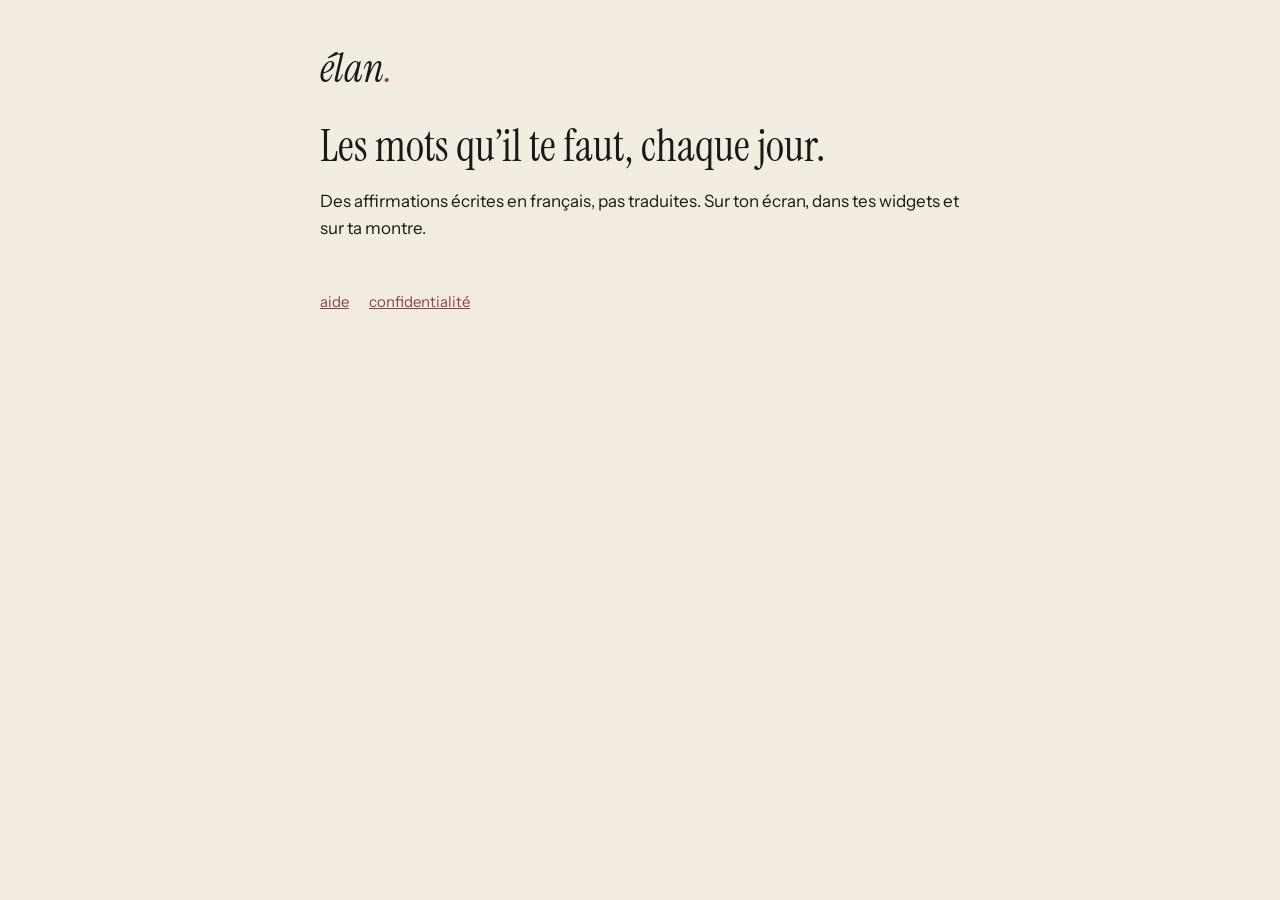
<file: index.html>
<!doctype html>
<html lang="fr">
<head>
<meta charset="utf-8">
<meta name="viewport" content="width=device-width, initial-scale=1">
<title>élan · les mots qu’il te faut, chaque jour</title>
<link rel="preconnect" href="https://fonts.googleapis.com">
<link href="https://fonts.googleapis.com/css2?family=Instrument+Sans:wght@400;600&family=Instrument+Serif:ital@0;1&display=swap" rel="stylesheet">
<link rel="stylesheet" href="style.css">
</head>
<body>
<main>
<a class="logo" href="./">élan<span>.</span></a>
<h1>Les mots qu’il te faut, chaque jour.</h1>
<p>Des affirmations écrites en français, pas traduites. Sur ton écran, dans tes widgets et sur ta montre.</p>
<nav><a href="support.html">aide</a><a href="confidentialite.html">confidentialité</a></nav>
</main>
</body>
</html>
</file>
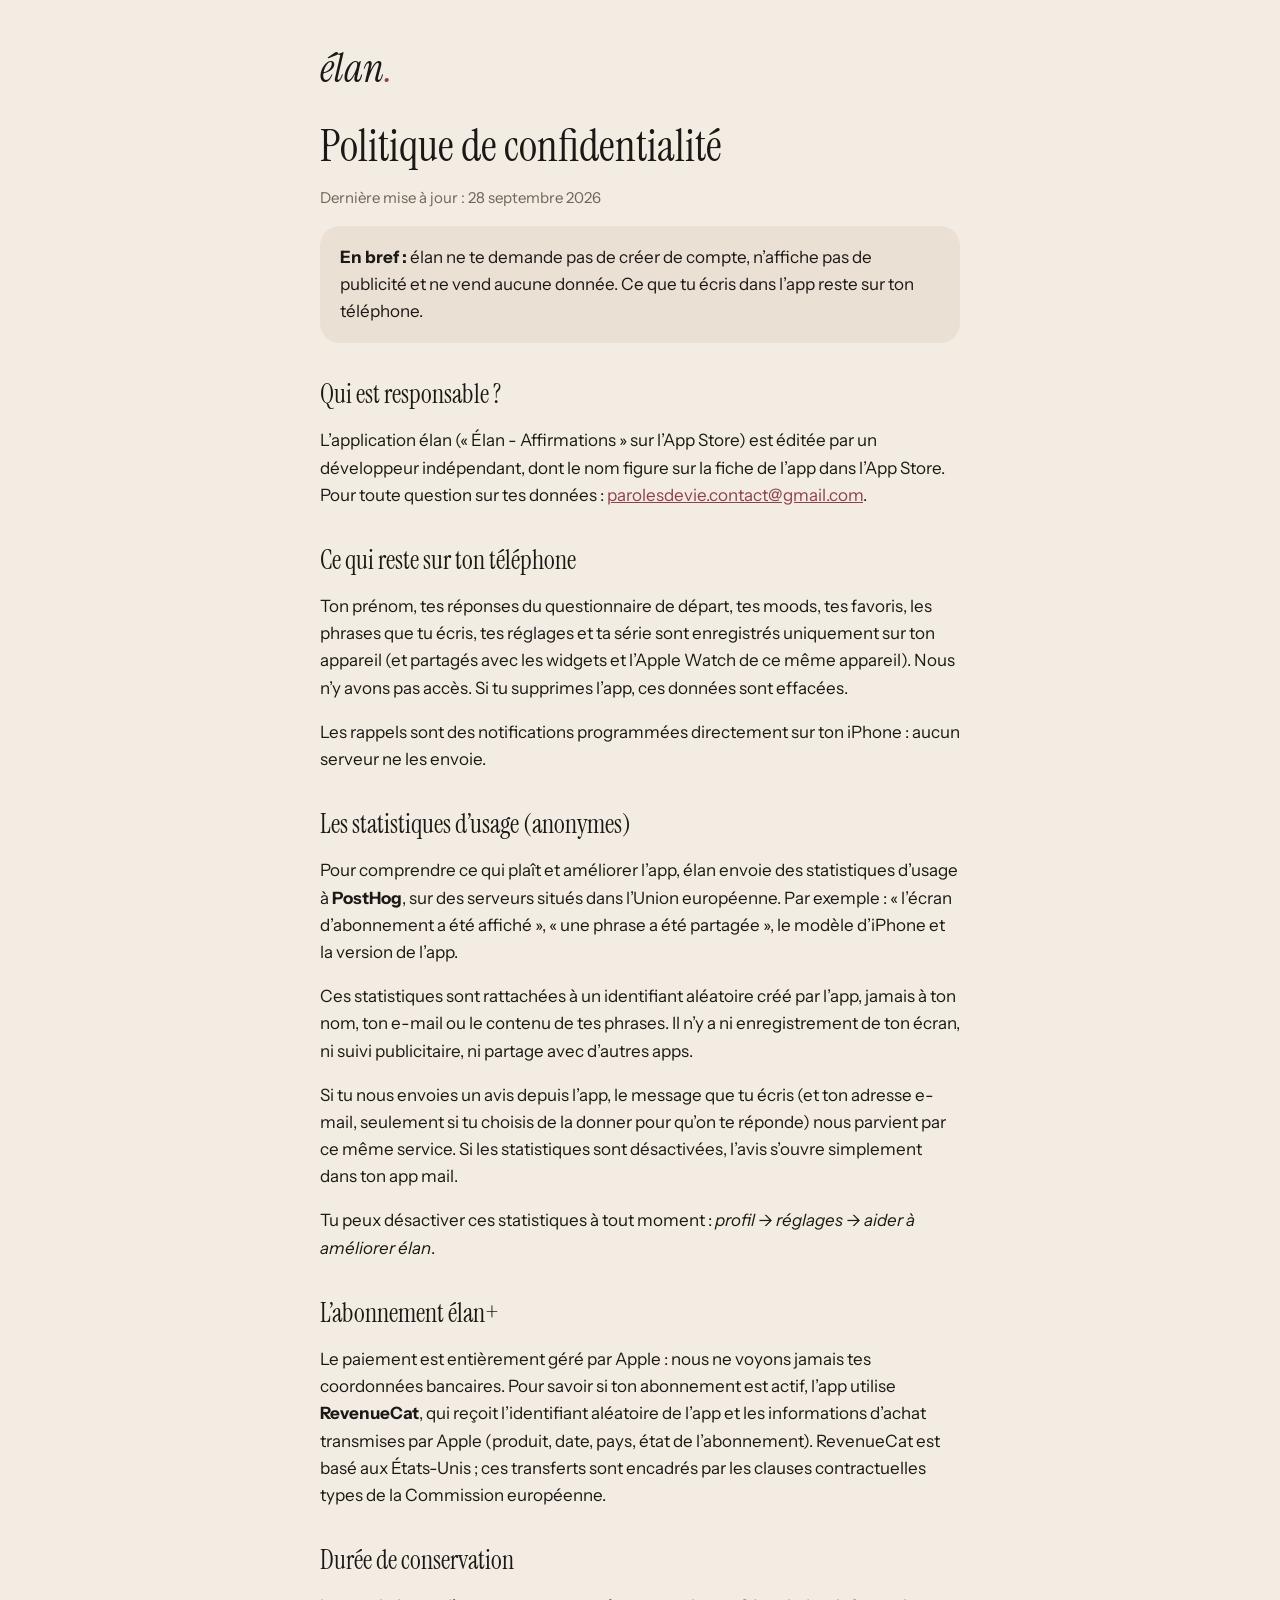
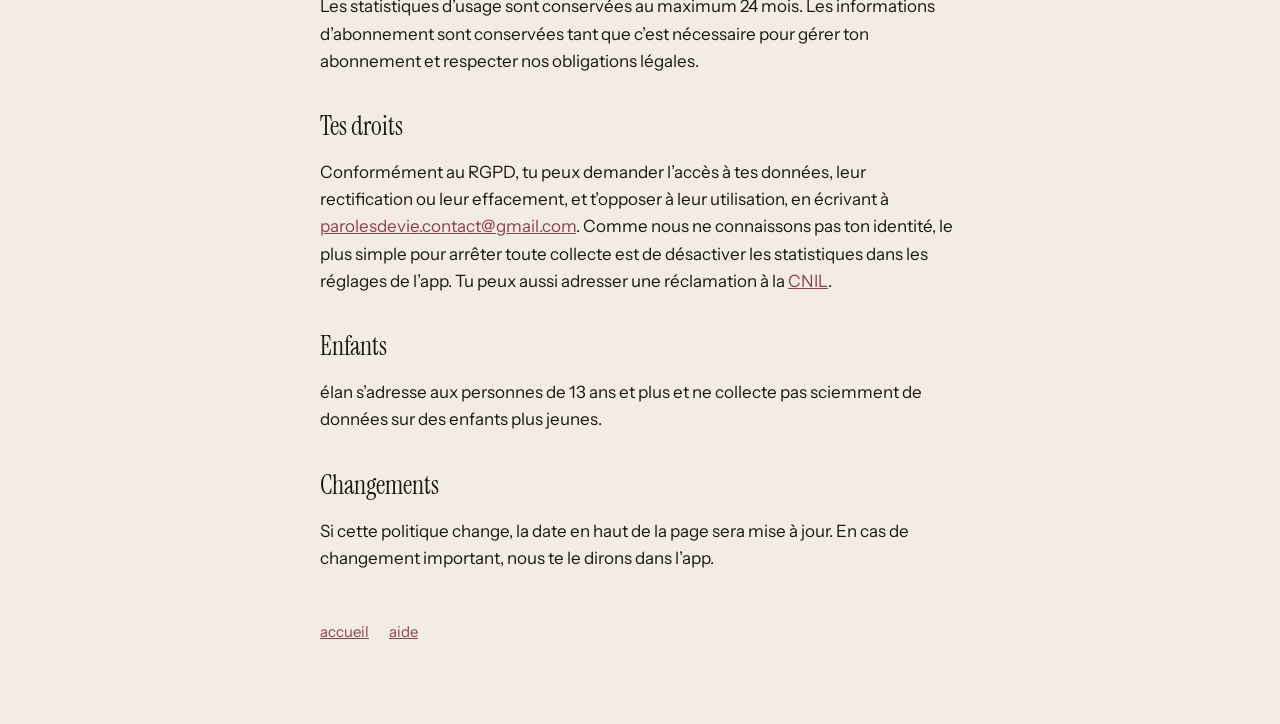
<file: confidentialite.html>
<!doctype html>
<html lang="fr">
<head>
<meta charset="utf-8">
<meta name="viewport" content="width=device-width, initial-scale=1">
<title>Confidentialité · élan</title>
<link rel="preconnect" href="https://fonts.googleapis.com">
<link href="https://fonts.googleapis.com/css2?family=Instrument+Sans:wght@400;600&family=Instrument+Serif:ital@0;1&display=swap" rel="stylesheet">
<link rel="stylesheet" href="style.css">
</head>
<body>
<main>
<a class="logo" href="./">élan<span>.</span></a>
<h1>Politique de confidentialité</h1>
<p class="muted">Dernière mise à jour : 28 septembre 2026</p>

<div class="card">
<strong>En bref :</strong> élan ne te demande pas de créer de compte, n’affiche pas de publicité et ne vend aucune donnée. Ce que tu écris dans l’app reste sur ton téléphone.
</div>

<h2>Qui est responsable ?</h2>
<p>L’application élan (« Élan - Affirmations » sur l’App Store) est éditée par un développeur indépendant, dont le nom figure sur la fiche de l’app dans l’App Store. Pour toute question sur tes données : <a href="mailto:parolesdevie.contact@gmail.com">parolesdevie.contact@gmail.com</a>.</p>

<h2>Ce qui reste sur ton téléphone</h2>
<p>Ton prénom, tes réponses du questionnaire de départ, tes moods, tes favoris, les phrases que tu écris, tes réglages et ta série sont enregistrés uniquement sur ton appareil (et partagés avec les widgets et l’Apple Watch de ce même appareil). Nous n’y avons pas accès. Si tu supprimes l’app, ces données sont effacées.</p>
<p>Les rappels sont des notifications programmées directement sur ton iPhone : aucun serveur ne les envoie.</p>

<h2>Les statistiques d’usage (anonymes)</h2>
<p>Pour comprendre ce qui plaît et améliorer l’app, élan envoie des statistiques d’usage à <strong>PostHog</strong>, sur des serveurs situés dans l’Union européenne. Par exemple : « l’écran d’abonnement a été affiché », « une phrase a été partagée », le modèle d’iPhone et la version de l’app.</p>
<p>Ces statistiques sont rattachées à un identifiant aléatoire créé par l’app, jamais à ton nom, ton e-mail ou le contenu de tes phrases. Il n’y a ni enregistrement de ton écran, ni suivi publicitaire, ni partage avec d’autres apps.</p>
<p>Si tu nous envoies un avis depuis l’app, le message que tu écris (et ton adresse e-mail, seulement si tu choisis de la donner pour qu’on te réponde) nous parvient par ce même service. Si les statistiques sont désactivées, l’avis s’ouvre simplement dans ton app mail.</p>
<p>Tu peux désactiver ces statistiques à tout moment : <em>profil → réglages → aider à améliorer élan</em>.</p>

<h2>L’abonnement élan+</h2>
<p>Le paiement est entièrement géré par Apple : nous ne voyons jamais tes coordonnées bancaires. Pour savoir si ton abonnement est actif, l’app utilise <strong>RevenueCat</strong>, qui reçoit l’identifiant aléatoire de l’app et les informations d’achat transmises par Apple (produit, date, pays, état de l’abonnement). RevenueCat est basé aux États-Unis ; ces transferts sont encadrés par les clauses contractuelles types de la Commission européenne.</p>

<h2>Durée de conservation</h2>
<p>Les statistiques d’usage sont conservées au maximum 24 mois. Les informations d’abonnement sont conservées tant que c’est nécessaire pour gérer ton abonnement et respecter nos obligations légales.</p>

<h2>Tes droits</h2>
<p>Conformément au RGPD, tu peux demander l’accès à tes données, leur rectification ou leur effacement, et t’opposer à leur utilisation, en écrivant à <a href="mailto:parolesdevie.contact@gmail.com">parolesdevie.contact@gmail.com</a>. Comme nous ne connaissons pas ton identité, le plus simple pour arrêter toute collecte est de désactiver les statistiques dans les réglages de l’app. Tu peux aussi adresser une réclamation à la <a href="https://www.cnil.fr">CNIL</a>.</p>

<h2>Enfants</h2>
<p>élan s’adresse aux personnes de 13 ans et plus et ne collecte pas sciemment de données sur des enfants plus jeunes.</p>

<h2>Changements</h2>
<p>Si cette politique change, la date en haut de la page sera mise à jour. En cas de changement important, nous te le dirons dans l’app.</p>

<nav><a href="./">accueil</a><a href="support.html">aide</a></nav>
</main>
</body>
</html>
</file>
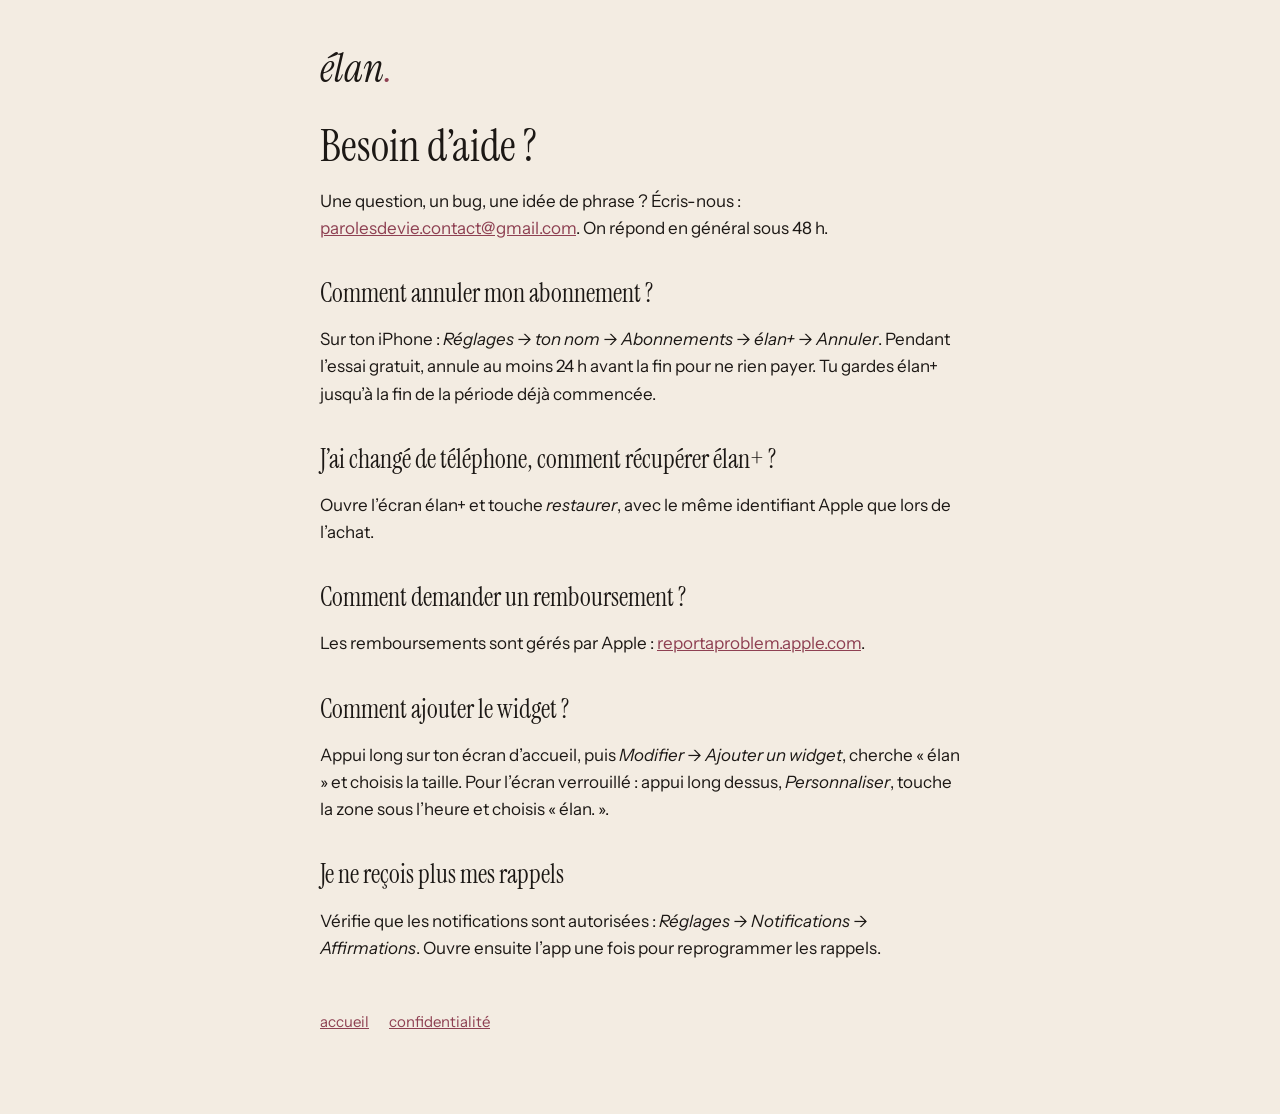
<file: support.html>
<!doctype html>
<html lang="fr">
<head>
<meta charset="utf-8">
<meta name="viewport" content="width=device-width, initial-scale=1">
<title>Aide · élan</title>
<link rel="preconnect" href="https://fonts.googleapis.com">
<link href="https://fonts.googleapis.com/css2?family=Instrument+Sans:wght@400;600&family=Instrument+Serif:ital@0;1&display=swap" rel="stylesheet">
<link rel="stylesheet" href="style.css">
</head>
<body>
<main>
<a class="logo" href="./">élan<span>.</span></a>
<h1>Besoin d’aide ?</h1>
<p>Une question, un bug, une idée de phrase ? Écris-nous : <a href="mailto:parolesdevie.contact@gmail.com">parolesdevie.contact@gmail.com</a>. On répond en général sous 48 h.</p>

<h2>Comment annuler mon abonnement ?</h2>
<p>Sur ton iPhone : <em>Réglages → ton nom → Abonnements → élan+ → Annuler</em>. Pendant l’essai gratuit, annule au moins 24 h avant la fin pour ne rien payer. Tu gardes élan+ jusqu’à la fin de la période déjà commencée.</p>

<h2>J’ai changé de téléphone, comment récupérer élan+ ?</h2>
<p>Ouvre l’écran élan+ et touche <em>restaurer</em>, avec le même identifiant Apple que lors de l’achat.</p>

<h2>Comment demander un remboursement ?</h2>
<p>Les remboursements sont gérés par Apple : <a href="https://reportaproblem.apple.com">reportaproblem.apple.com</a>.</p>

<h2>Comment ajouter le widget ?</h2>
<p>Appui long sur ton écran d’accueil, puis <em>Modifier → Ajouter un widget</em>, cherche « élan » et choisis la taille. Pour l’écran verrouillé : appui long dessus, <em>Personnaliser</em>, touche la zone sous l’heure et choisis « élan. ».</p>

<h2>Je ne reçois plus mes rappels</h2>
<p>Vérifie que les notifications sont autorisées : <em>Réglages → Notifications → Affirmations</em>. Ouvre ensuite l’app une fois pour reprogrammer les rappels.</p>

<nav><a href="./">accueil</a><a href="confidentialite.html">confidentialité</a></nav>
</main>
</body>
</html>
</file>
<file: style.css>
:root { --bg: #F3ECE2; --ink: #1C1815; --mute: #6F655B; --accent: #8E4052; --card: #EAE1D4; }
* { box-sizing: border-box; }
body { margin: 0; background: var(--bg); color: var(--ink); font: 17px/1.6 'Instrument Sans', system-ui, -apple-system, sans-serif; }
main { max-width: 680px; margin: 0 auto; padding: 48px 20px 80px; }
.logo { font: italic 40px/1 'Instrument Serif', Georgia, serif; text-decoration: none; color: var(--ink); }
.logo span { color: var(--accent); }
h1 { font: 400 44px/1.1 'Instrument Serif', Georgia, serif; margin: 32px 0 8px; }
h2 { font: 400 26px/1.2 'Instrument Serif', Georgia, serif; margin: 36px 0 8px; }
p, li { color: var(--ink); }
.muted { color: var(--mute); font-size: 15px; }
a { color: var(--accent); }
.card { background: var(--card); border-radius: 20px; padding: 18px 20px; margin: 16px 0; }
nav { margin-top: 48px; display: flex; gap: 20px; font-size: 15px; }
</file>
